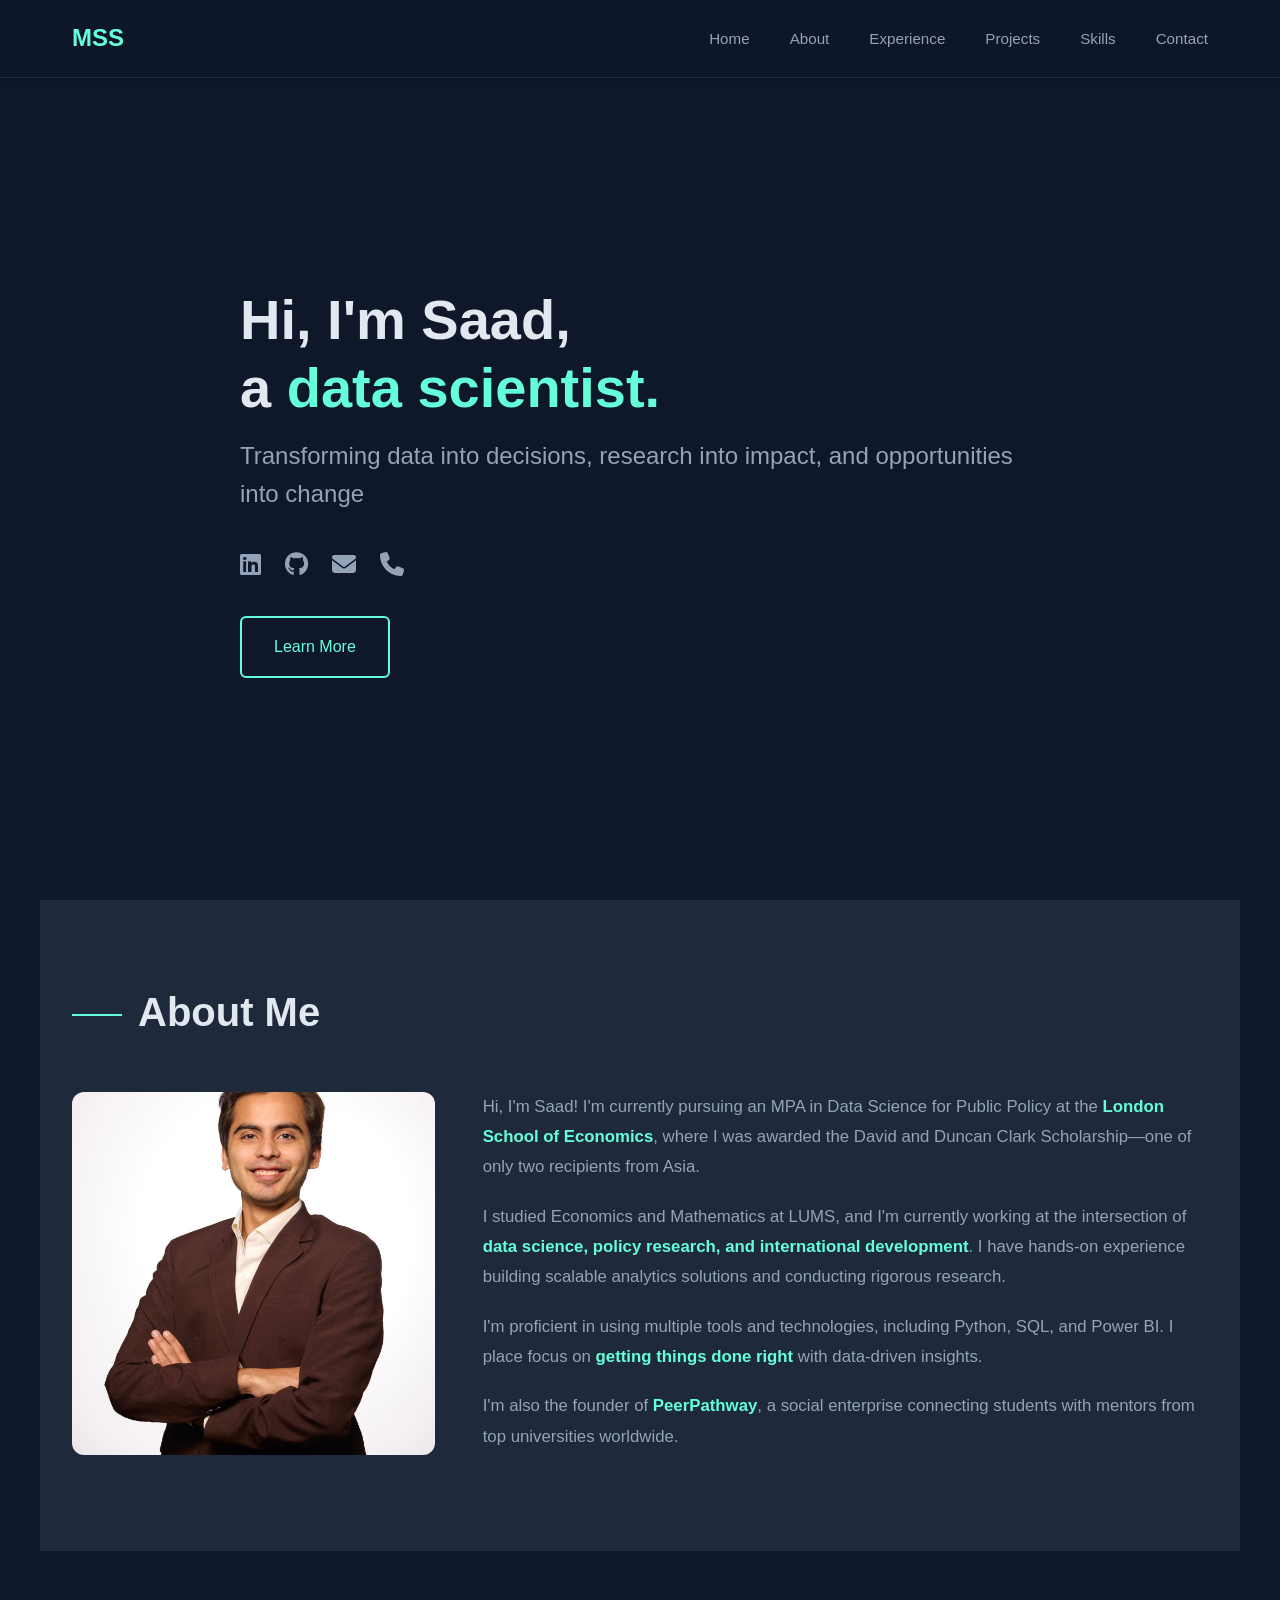
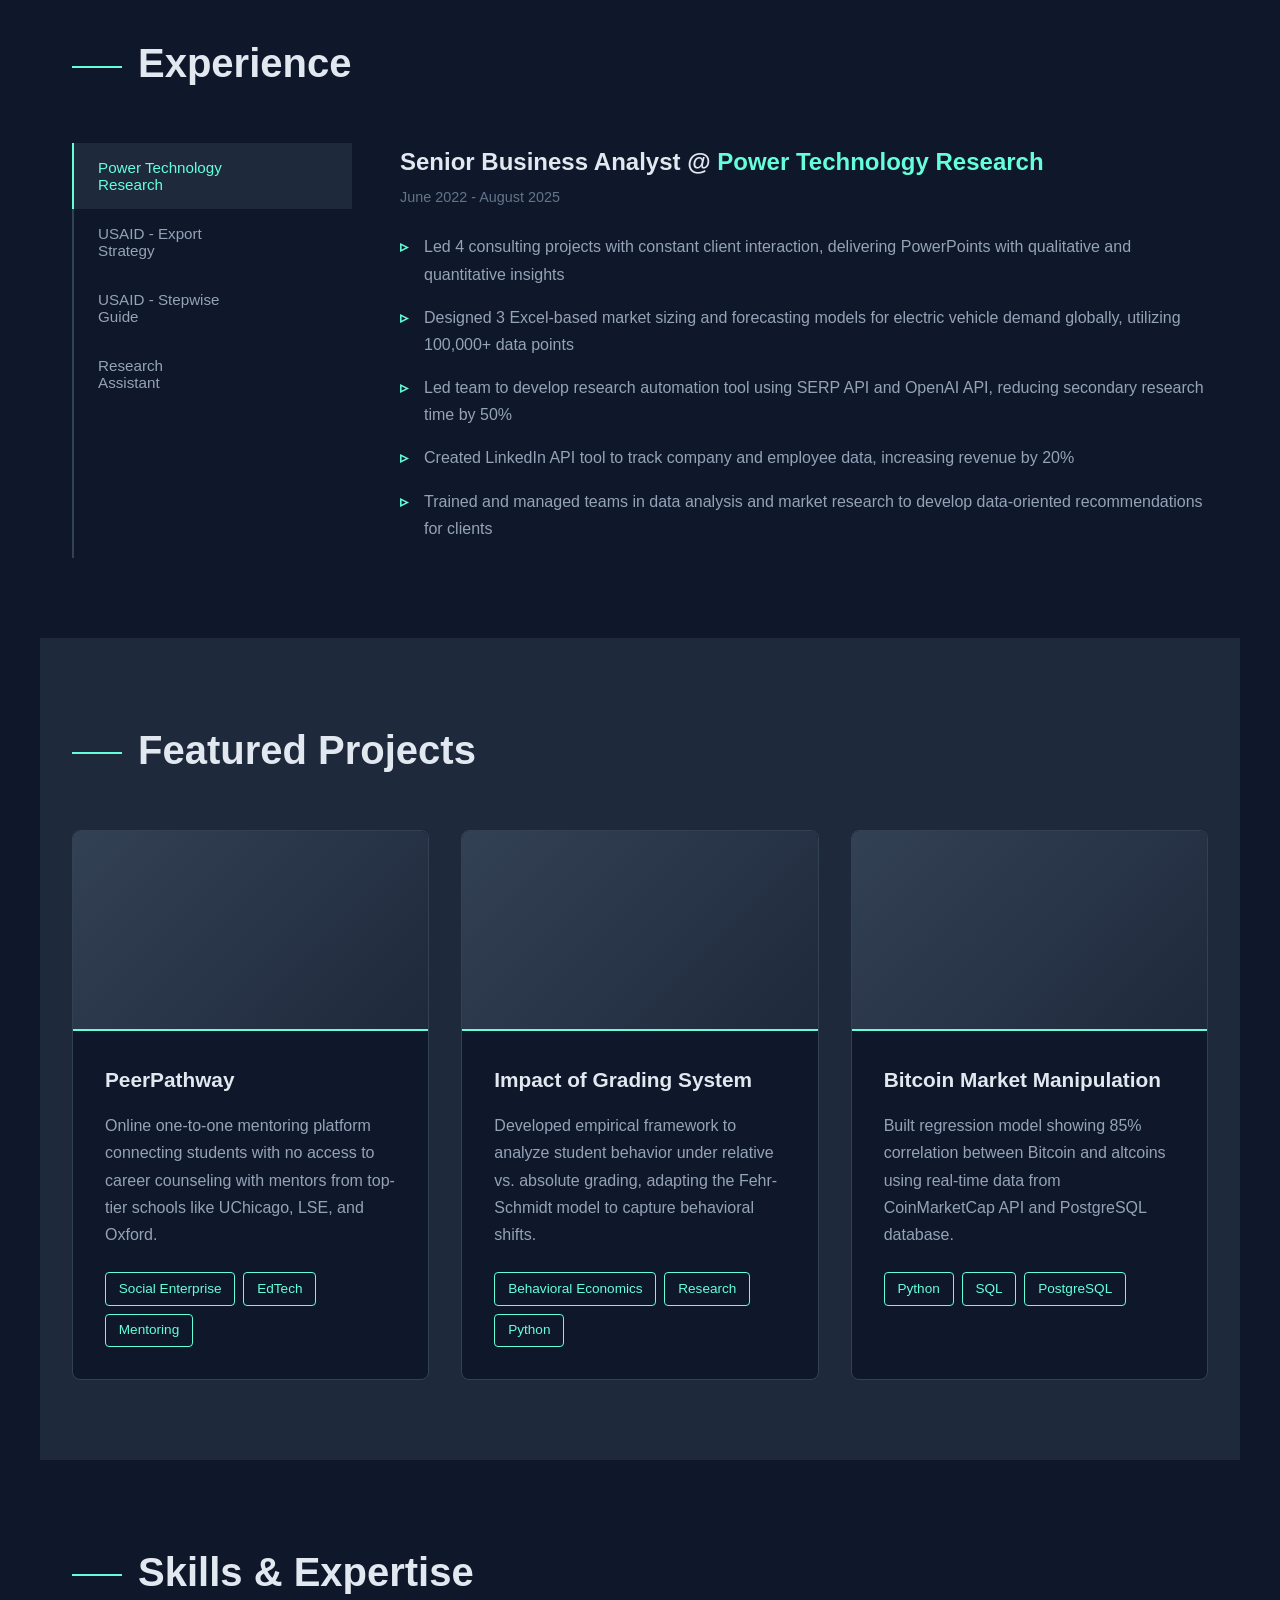
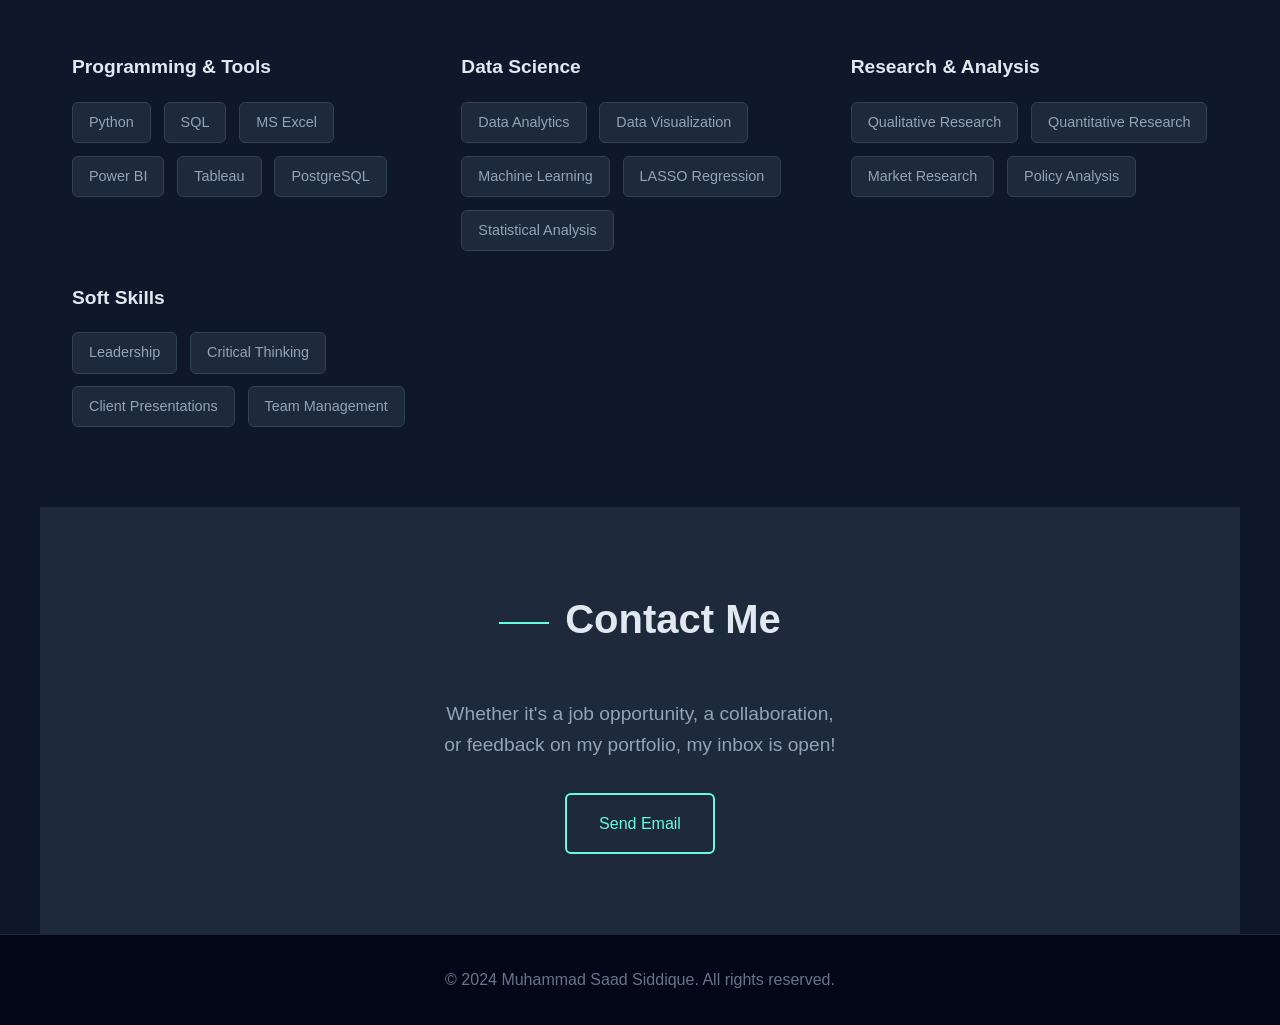
<file: index.html>
<!DOCTYPE html>
<html lang="en">
<head>
    <meta charset="UTF-8">
    <meta name="viewport" content="width=device-width, initial-scale=1.0">
    <meta name="description" content="Muhammad Saad Siddique - Data Scientist, Public Policy Analyst, and Social Entrepreneur">
    <title>Muhammad Saad Siddique | Portfolio</title>
    <link rel="stylesheet" href="https://cdnjs.cloudflare.com/ajax/libs/font-awesome/6.4.0/css/all.min.css">
    <style>
        * {
            margin: 0;
            padding: 0;
            box-sizing: border-box;
        }

        body {
            font-family: -apple-system, BlinkMacSystemFont, 'Segoe UI', Roboto, 'Helvetica Neue', Arial, sans-serif;
            line-height: 1.6;
            color: #e2e8f0;
            background: #0f172a;
        }

        /* Navigation */
        nav {
            position: fixed;
            top: 0;
            width: 100%;
            background: rgba(15, 23, 42, 0.95);
            backdrop-filter: blur(10px);
            padding: 1.2rem 0;
            box-shadow: 0 1px 3px rgba(0,0,0,0.3);
            z-index: 1000;
            border-bottom: 1px solid #1e293b;
        }

        nav .container {
            max-width: 1200px;
            margin: 0 auto;
            padding: 0 2rem;
            display: flex;
            justify-content: space-between;
            align-items: center;
        }

        .logo {
            font-size: 1.5rem;
            font-weight: 700;
            color: #64ffda;
        }

        nav ul {
            display: flex;
            list-style: none;
            gap: 2.5rem;
        }

        nav a {
            text-decoration: none;
            color: #94a3b8;
            font-weight: 500;
            font-size: 0.95rem;
            transition: color 0.3s;
        }

        nav a:hover {
            color: #64ffda;
        }

        /* Hero Section */
        .hero {
            min-height: 100vh;
            display: flex;
            align-items: center;
            justify-content: center;
            padding: 8rem 2rem 4rem;
            max-width: 1200px;
            margin: 0 auto;
        }

        .hero-content {
            max-width: 800px;
        }

        .hero-content h1 {
            font-size: 3.5rem;
            margin-bottom: 1rem;
            font-weight: 700;
            color: #e2e8f0;
            line-height: 1.2;
        }

        .hero-content h1 .highlight {
            color: #64ffda;
        }

        .hero-content .subtitle {
            font-size: 1.5rem;
            margin-bottom: 2rem;
            color: #94a3b8;
            font-weight: 400;
        }

        .social-links {
            display: flex;
            gap: 1.5rem;
            margin-top: 2rem;
        }

        .social-links a {
            color: #94a3b8;
            font-size: 1.5rem;
            transition: all 0.3s;
        }

        .social-links a:hover {
            color: #64ffda;
            transform: translateY(-3px);
        }

        .cta-button {
            display: inline-block;
            margin-top: 2rem;
            padding: 1rem 2rem;
            background: transparent;
            color: #64ffda;
            text-decoration: none;
            border-radius: 6px;
            font-weight: 500;
            transition: all 0.3s;
            border: 2px solid #64ffda;
        }

        .cta-button:hover {
            background: rgba(100, 255, 218, 0.1);
            transform: translateY(-2px);
        }

        /* Section Styles */
        section {
            max-width: 1200px;
            margin: 0 auto;
            padding: 5rem 2rem;
        }

        h2 {
            font-size: 2.5rem;
            margin-bottom: 3rem;
            color: #e2e8f0;
            font-weight: 700;
        }

        h2::before {
            content: '';
            display: inline-block;
            width: 50px;
            height: 2px;
            background: #64ffda;
            margin-right: 1rem;
            vertical-align: middle;
        }

        /* About Section */
        #about {
            background: #1e293b;
        }

        .about-content {
            display: grid;
            grid-template-columns: 1fr 2fr;
            gap: 3rem;
            align-items: start;
        }

        .about-image {
            width: 100%;
            aspect-ratio: 1;
            background: linear-gradient(135deg, #64ffda 0%, #0ea5e9 100%);
            border-radius: 12px;
            overflow: hidden;
            display: flex;
            align-items: center;
            justify-content: center;
        }

        .about-image img {
            width: 100%;
            height: 100%;
            object-fit: cover;
        }

        .about-text p {
            margin-bottom: 1.2rem;
            font-size: 1.05rem;
            line-height: 1.8;
            color: #94a3b8;
        }

        .about-text strong {
            color: #64ffda;
        }

        /* Experience Section */
        .experience-container {
            display: grid;
            grid-template-columns: 280px 1fr;
            gap: 3rem;
        }

        .experience-tabs {
            display: flex;
            flex-direction: column;
            gap: 0;
            border-left: 2px solid #334155;
        }

        .experience-tab {
            padding: 1rem 1.5rem;
            background: none;
            border: none;
            text-align: left;
            cursor: pointer;
            font-size: 0.95rem;
            color: #94a3b8;
            transition: all 0.3s;
            border-left: 2px solid transparent;
            margin-left: -2px;
            font-family: inherit;
        }

        .experience-tab:hover {
            background: #1e293b;
            color: #e2e8f0;
        }

        .experience-tab.active {
            color: #64ffda;
            background: #1e293b;
            border-left-color: #64ffda;
        }

        .experience-content {
            min-height: 300px;
        }

        .experience-panel {
            display: none;
            animation: fadeIn 0.5s;
        }

        .experience-panel.active {
            display: block;
        }

        @keyframes fadeIn {
            from { opacity: 0; transform: translateY(10px); }
            to { opacity: 1; transform: translateY(0); }
        }

        .experience-header h3 {
            font-size: 1.5rem;
            color: #e2e8f0;
            margin-bottom: 0.3rem;
        }

        .experience-header .company {
            color: #64ffda;
            text-decoration: none;
            transition: color 0.3s;
        }

        .experience-header .company:hover {
            color: #0ea5e9;
        }

        .experience-header .date {
            color: #64748b;
            font-size: 0.9rem;
            margin-bottom: 1.5rem;
        }

        .experience-list {
            list-style: none;
            margin-top: 1.5rem;
        }

        .experience-list li {
            padding-left: 1.5rem;
            position: relative;
            margin-bottom: 1rem;
            color: #94a3b8;
            line-height: 1.7;
        }

        .experience-list li::before {
            content: '▹';
            position: absolute;
            left: 0;
            color: #64ffda;
            font-weight: bold;
        }

        /* Projects Section */
        #projects {
            background: #1e293b;
        }

        .projects-grid {
            display: grid;
            grid-template-columns: repeat(auto-fit, minmax(350px, 1fr));
            gap: 2rem;
        }

        .project-card {
            background: #0f172a;
            border-radius: 8px;
            overflow: hidden;
            transition: all 0.3s;
            border: 1px solid #334155;
            cursor: pointer;
        }

        .project-card:hover {
            transform: translateY(-5px);
            border-color: #64ffda;
            box-shadow: 0 10px 30px rgba(100, 255, 218, 0.1);
        }

        .project-card a {
            text-decoration: none;
            color: inherit;
            display: block;
        }

        .project-image {
            width: 100%;
            height: 200px;
            background: linear-gradient(135deg, #334155 0%, #1e293b 100%);
            border-bottom: 2px solid #64ffda;
        }

        .project-content {
            padding: 2rem;
        }

        .project-title {
            font-size: 1.3rem;
            color: #e2e8f0;
            margin-bottom: 1rem;
            font-weight: 600;
        }

        .project-description {
            color: #94a3b8;
            margin-bottom: 1.5rem;
            line-height: 1.7;
        }

        .project-tags {
            display: flex;
            flex-wrap: wrap;
            gap: 0.5rem;
        }

        .tag {
            background: transparent;
            padding: 0.3rem 0.8rem;
            border-radius: 4px;
            font-size: 0.85rem;
            color: #64ffda;
            font-weight: 500;
            border: 1px solid #64ffda;
        }

        /* Skills Section */
        .skills-grid {
            display: grid;
            grid-template-columns: repeat(auto-fit, minmax(280px, 1fr));
            gap: 2rem;
        }

        .skill-category h3 {
            color: #e2e8f0;
            margin-bottom: 1.2rem;
            font-size: 1.2rem;
            font-weight: 600;
        }

        .skill-list {
            display: flex;
            flex-wrap: wrap;
            gap: 0.8rem;
        }

        .skill-item {
            background: #1e293b;
            padding: 0.5rem 1rem;
            border-radius: 6px;
            font-size: 0.9rem;
            color: #94a3b8;
            border: 1px solid #334155;
            transition: all 0.3s;
        }

        .skill-item:hover {
            color: #64ffda;
            border-color: #64ffda;
        }

        /* Contact Section */
        #contact {
            background: #1e293b;
            text-align: center;
        }

        .contact-content p {
            font-size: 1.2rem;
            margin-bottom: 2rem;
            color: #94a3b8;
            max-width: 600px;
            margin-left: auto;
            margin-right: auto;
        }

        .contact-buttons {
            display: flex;
            justify-content: center;
            gap: 1.5rem;
            flex-wrap: wrap;
        }

        .contact-btn {
            padding: 1rem 2rem;
            background: transparent;
            color: #64ffda;
            text-decoration: none;
            border-radius: 6px;
            transition: all 0.3s;
            font-weight: 500;
            border: 2px solid #64ffda;
        }

        .contact-btn:hover {
            background: rgba(100, 255, 218, 0.1);
            transform: translateY(-2px);
        }

        /* Footer */
        footer {
            background: #020617;
            color: #64748b;
            text-align: center;
            padding: 2rem;
            border-top: 1px solid #1e293b;
        }

        /* Responsive */
        @media (max-width: 968px) {
            .hero-content h1 {
                font-size: 2.5rem;
            }

            .about-content {
                grid-template-columns: 1fr;
            }

            .experience-container {
                grid-template-columns: 1fr;
            }

            .experience-tabs {
                flex-direction: row;
                border-left: none;
                border-bottom: 2px solid #334155;
                overflow-x: auto;
            }

            .experience-tab {
                border-left: none;
                border-bottom: 2px solid transparent;
                margin-left: 0;
                margin-bottom: -2px;
                white-space: nowrap;
            }

            .experience-tab.active {
                border-left: none;
                border-bottom-color: #64ffda;
            }

            nav ul {
                gap: 1.5rem;
            }

            h2 {
                font-size: 2rem;
            }
        }

        html {
            scroll-behavior: smooth;
        }
    </style>
</head>
<body>
    <!-- Navigation -->
    <nav>
        <div class="container">
            <div class="logo">MSS</div>
            <ul>
                <li><a href="#home">Home</a></li>
                <li><a href="#about">About</a></li>
                <li><a href="#experience">Experience</a></li>
                <li><a href="#projects">Projects</a></li>
                <li><a href="#skills">Skills</a></li>
                <li><a href="#contact">Contact</a></li>
            </ul>
        </div>
    </nav>

    <!-- Hero Section -->
    <section id="home" class="hero">
        <div class="hero-content">
            <h1>Hi, I'm Saad,<br>a <span class="highlight">data scientist.</span></h1>
            <p class="subtitle">Transforming data into decisions, research into impact, and opportunities into change</p>
            <div class="social-links">
                <a href="https://linkedin.com/in/msaadsiddique/" target="_blank" aria-label="LinkedIn"><i class="fab fa-linkedin"></i></a>
                <a href="https://github.com/MuhammadSaadSiddiqi" target="_blank" aria-label="GitHub"><i class="fab fa-github"></i></a>
                <a href="mailto:Saadsiddique664@gmail.com" aria-label="Email"><i class="fas fa-envelope"></i></a>
                <a href="tel:+447442715127" aria-label="Phone"><i class="fas fa-phone"></i></a>
            </div>
            <a href="#about" class="cta-button">Learn More</a>
        </div>
    </section>

    <!-- About Section -->
    <section id="about">
        <h2>About Me</h2>
        <div class="about-content">
            <div class="about-image">
                <img src="Picture/Picture.jpg" alt="Muhammad Saad Siddique">
            </div>
            <div class="about-text">
                <p>Hi, I'm Saad! I'm currently pursuing an MPA in Data Science for Public Policy at the <strong>London School of Economics</strong>, where I was awarded the David and Duncan Clark Scholarship—one of only two recipients from Asia.</p>
                <p>I studied Economics and Mathematics at LUMS, and I'm currently working at the intersection of <strong>data science, policy research, and international development</strong>. I have hands-on experience building scalable analytics solutions and conducting rigorous research.</p>
                <p>I'm proficient in using multiple tools and technologies, including Python, SQL, and Power BI. I place focus on <strong>getting things done right</strong> with data-driven insights.</p>
                <p>I'm also the founder of <strong>PeerPathway</strong>, a social enterprise connecting students with mentors from top universities worldwide.</p>
            </div>
        </div>
    </section>

    <!-- Experience Section -->
    <section id="experience">
        <h2>Experience</h2>
        <div class="experience-container">
            <div class="experience-tabs">
                <button class="experience-tab active" data-tab="tab1">Power Technology<br>Research</button>
                <button class="experience-tab" data-tab="tab2">USAID - Export<br>Strategy</button>
                <button class="experience-tab" data-tab="tab3">USAID - Stepwise<br>Guide</button>
                <button class="experience-tab" data-tab="tab4">Research<br>Assistant</button>
            </div>
            <div class="experience-content">
                <div class="experience-panel active" id="tab1">
                    <div class="experience-header">
                        <h3>Senior Business Analyst @ <a href="#" class="company">Power Technology Research</a></h3>
                        <p class="date">June 2022 - August 2025</p>
                    </div>
                    <ul class="experience-list">
                        <li>Led 4 consulting projects with constant client interaction, delivering PowerPoints with qualitative and quantitative insights</li>
                        <li>Designed 3 Excel-based market sizing and forecasting models for electric vehicle demand globally, utilizing 100,000+ data points</li>
                        <li>Led team to develop research automation tool using SERP API and OpenAI API, reducing secondary research time by 50%</li>
                        <li>Created LinkedIn API tool to track company and employee data, increasing revenue by 20%</li>
                        <li>Trained and managed teams in data analysis and market research to develop data-oriented recommendations for clients</li>
                    </ul>
                </div>

                <div class="experience-panel" id="tab2">
                    <div class="experience-header">
                        <h3>Research Associate - Consultant @ <a href="#" class="company">USAID Investment Promotion Activity</a></h3>
                        <p class="date">December 2023 - February 2024</p>
                    </div>
                    <ul class="experience-list">
                        <li>Conducted interviews with government stakeholders and industry experts to understand barriers to exports</li>
                        <li>Analyzed surgical products with highest export potential in US using data from Pakistan Bureau of Statistics and Trade Map at HS 8 code level</li>
                        <li>Analyzed production capacity and market size of surgical instruments market in Pakistan through on-ground fieldwork</li>
                        <li>Compiled comprehensive document highlighting strengths, weaknesses, opportunities, and challenges for surgical exports from Pakistan</li>
                        <li>Delivered policy brief backed by data and interviews from industry experts</li>
                    </ul>
                </div>

                <div class="experience-panel" id="tab3">
                    <div class="experience-header">
                        <h3>Research Associate - Consultant @ <a href="#" class="company">USAID Investment Promotion Activity</a></h3>
                        <p class="date">February 2024 - June 2024</p>
                    </div>
                    <ul class="experience-list">
                        <li>Devised first-of-its-kind stepwise process guide for traders to trade with US to promote Pakistan-US trade</li>
                        <li>Performed desk review of available information and consolidated it in a well-structured draft</li>
                        <li>Consulted with government stakeholders including Pakistan Business Council, TDAP, and SMEDA for review and feedback</li>
                        <li>Consolidated information regarding trade regulations at product level by identifying products with highest potential</li>
                    </ul>
                </div>

                <div class="experience-panel" id="tab4">
                    <div class="experience-header">
                        <h3>Research Assistant @ <a href="https://papers.ssrn.com/sol3/papers.cfm?abstract_id=4921130" target="_blank" class="company">Gender Discrimination Study</a></h3>
                        <p class="date">October 2022 - November 2023</p>
                    </div>
                    <p style="color: #94a3b8; margin-bottom: 1rem;"><em>Published in Journal of Development Economics</em></p>
                    <ul class="experience-list">
                        <li>Compiled and maintained database of 30 parameters for gender-based Randomized Control Trial study</li>
                        <li>Conducted statistical analysis in Python on collected data, revealing that females paid more than males with no significant difference</li>
                        <li>Converted raw Facebook conversation JSON data of 33,000+ messages between buyers and sellers into clean Excel file using Python</li>
                        <li>Analyzed seller verbosity by gender using regression and confidence interval plots, revealing significantly greater talkative nature toward females</li>
                        <li>Created literature-backed survey to analyze tone of sellers across genders and integrated it with Qualtrics</li>
                        <li>Hired and led team of 36 interns for 3-week survey annotation exercise, revealing flirtatious tone toward female buyers</li>
                    </ul>
                </div>
            </div>
        </div>
    </section>

    <!-- Projects Section -->
    <section id="projects">
        <h2>Featured Projects</h2>
        <div class="projects-grid">
            <div class="project-card">
                <a href="https://peerpathway.org" target="_blank">
                    <div class="project-image"></div>
                    <div class="project-content">
                        <h3 class="project-title">PeerPathway</h3>
                        <p class="project-description">Online one-to-one mentoring platform connecting students with no access to career counseling with mentors from top-tier schools like UChicago, LSE, and Oxford.</p>
                        <div class="project-tags">
                            <span class="tag">Social Enterprise</span>
                            <span class="tag">EdTech</span>
                            <span class="tag">Mentoring</span>
                        </div>
                    </div>
                </a>
            </div>

            <div class="project-card">
                <a href="https://docs.google.com/document/d/1rcTpP8f4s6oZgUQGs3-KGR7jPZ5QLQmg/edit?tab=t.0" target="_blank">
                    <div class="project-image"></div>
                    <div class="project-content">
                        <h3 class="project-title">Impact of Grading System</h3>
                        <p class="project-description">Developed empirical framework to analyze student behavior under relative vs. absolute grading, adapting the Fehr-Schmidt model to capture behavioral shifts.</p>
                        <div class="project-tags">
                            <span class="tag">Behavioral Economics</span>
                            <span class="tag">Research</span>
                            <span class="tag">Python</span>
                        </div>
                    </div>
                </a>
            </div>

            <div class="project-card">
                <a href="https://colab.research.google.com/drive/1wHJmFE8xXKCZ_WIe4sbYpYEaRca0p3UD?usp=sharing#scrollTo=Vr1hbH8itvbM" target="_blank">
                    <div class="project-image"></div>
                    <div class="project-content">
                        <h3 class="project-title">Bitcoin Market Manipulation</h3>
                        <p class="project-description">Built regression model showing 85% correlation between Bitcoin and altcoins using real-time data from CoinMarketCap API and PostgreSQL database.</p>
                        <div class="project-tags">
                            <span class="tag">Python</span>
                            <span class="tag">SQL</span>
                            <span class="tag">PostgreSQL</span>
                        </div>
                    </div>
                </a>
            </div>
        </div>
    </section>

    <!-- Skills Section -->
    <section id="skills">
        <h2>Skills & Expertise</h2>
        <div class="skills-grid">
            <div class="skill-category">
                <h3>Programming & Tools</h3>
                <div class="skill-list">
                    <span class="skill-item">Python</span>
                    <span class="skill-item">SQL</span>
                    <span class="skill-item">MS Excel</span>
                    <span class="skill-item">Power BI</span>
                    <span class="skill-item">Tableau</span>
                    <span class="skill-item">PostgreSQL</span>
                </div>
            </div>

            <div class="skill-category">
                <h3>Data Science</h3>
                <div class="skill-list">
                    <span class="skill-item">Data Analytics</span>
                    <span class="skill-item">Data Visualization</span>
                    <span class="skill-item">Machine Learning</span>
                    <span class="skill-item">LASSO Regression</span>
                    <span class="skill-item">Statistical Analysis</span>
                </div>
            </div>

            <div class="skill-category">
                <h3>Research & Analysis</h3>
                <div class="skill-list">
                    <span class="skill-item">Qualitative Research</span>
                    <span class="skill-item">Quantitative Research</span>
                    <span class="skill-item">Market Research</span>
                    <span class="skill-item">Policy Analysis</span>
                </div>
            </div>

            <div class="skill-category">
                <h3>Soft Skills</h3>
                <div class="skill-list">
                    <span class="skill-item">Leadership</span>
                    <span class="skill-item">Critical Thinking</span>
                    <span class="skill-item">Client Presentations</span>
                    <span class="skill-item">Team Management</span>
                </div>
            </div>
        </div>
    </section>

    <!-- Contact Section -->
    <section id="contact">
        <h2>Contact Me</h2>
        <div class="contact-content">
            <p>Whether it's a job opportunity, a collaboration,<br>or feedback on my portfolio, my inbox is open!</p>
            <div class="contact-buttons">
                <a href="mailto:Saadsiddique664@gmail.com" class="contact-btn">Send Email</a>
            </div>
        </div>
    </section>

    <!-- Footer -->
    <footer>
        <p>&copy; 2024 Muhammad Saad Siddique. All rights reserved.</p>
    </footer>

    <script>
        // Experience tabs functionality
        const tabs = document.querySelectorAll('.experience-tab');
        const panels = document.querySelectorAll('.experience-panel');

        tabs.forEach(tab => {
            tab.addEventListener('click', () => {
                const targetTab = tab.getAttribute('data-tab');
                
                tabs.forEach(t => t.classList.remove('active'));
                panels.forEach(p => p.classList.remove('active'));
                
                tab.classList.add('active');
                document.getElementById(targetTab).classList.add('active');
            });
        });

        // Smooth scroll
        document.querySelectorAll('a[href^="#"]').forEach(anchor => {
            anchor.addEventListener('click', function (e) {
                e.preventDefault();
                const target = document.querySelector(this.getAttribute('href'));
                if (target) {
                    target.scrollIntoView({
                        behavior: 'smooth',
                        block: 'start'
                    });
                }
            });
        });
    </script>
</body>
</html>
</file>
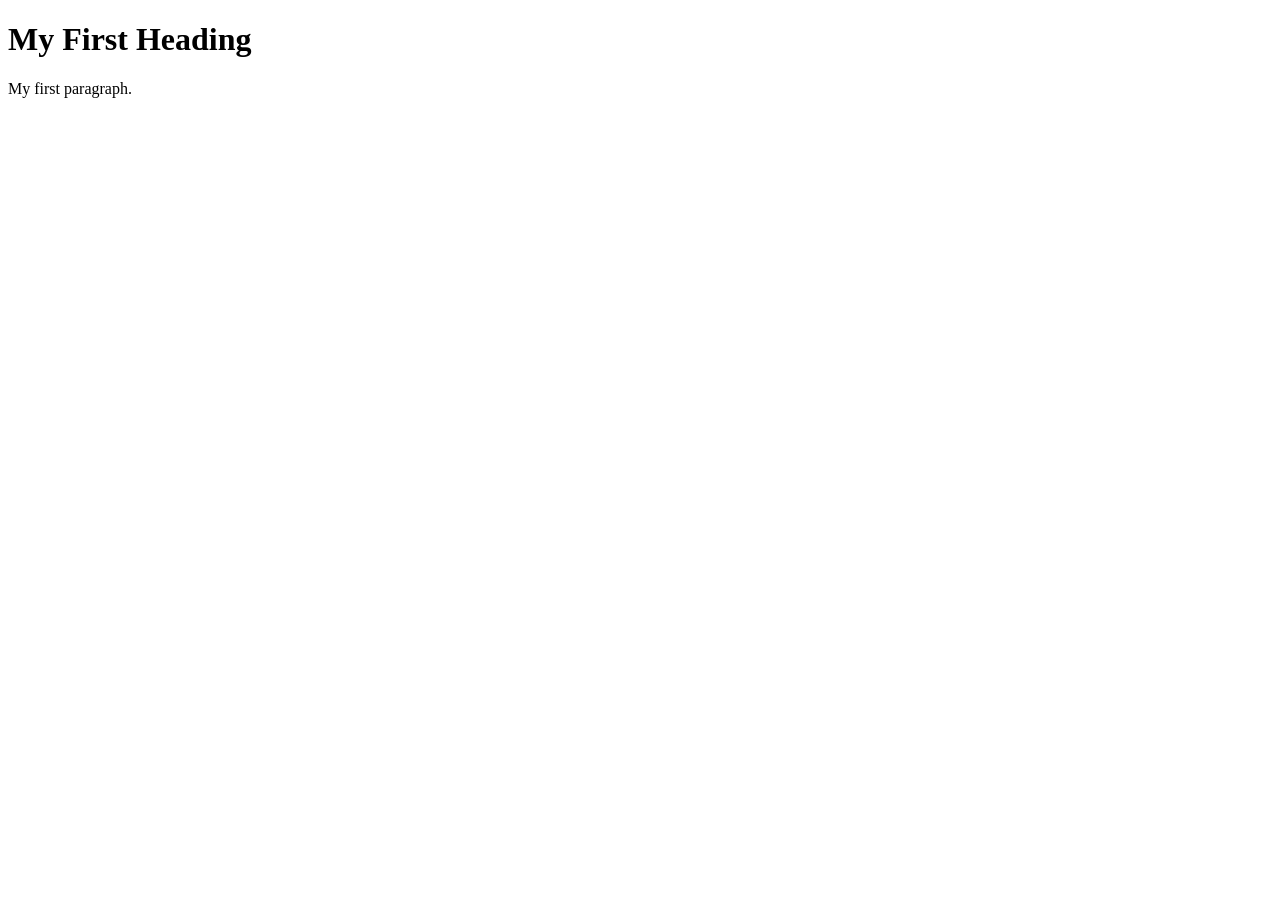
<file: Example1.html>
<!DOCTYPE html>
<html>

<!-- Richard Davies, Data Science -->

<!-- CODING LESSON NUMBER 1 -->
<!-- Commenting your code is vital, vital, vital -->

<!-- This is how you add comments to HTML -->

<!-- You can also include
multi - line comments
if you find that useful -->

<!-- To turn text into a comment, use the=is short-cut: CTRL & the "/" key (command + "/" on Mac)-->


<!-- HOW HTML WORKS - THE BASICS -->
<!-- HTML files have two fundamental parts. (1) The head, (2) The body -->

<!-- The head contains things that you do not see on the page -->

<head>
    <title>Page Title</title>
</head>

<!-- The body contains thigs you see -->
<!-- Most elements both open and close, with the content in the middle -->
<!-- Indenting is optional, but helps with readability -->
<body>
    <h1>My First Heading</h1>
    <p>My first paragraph.</p>
</body>
</html>
</file>
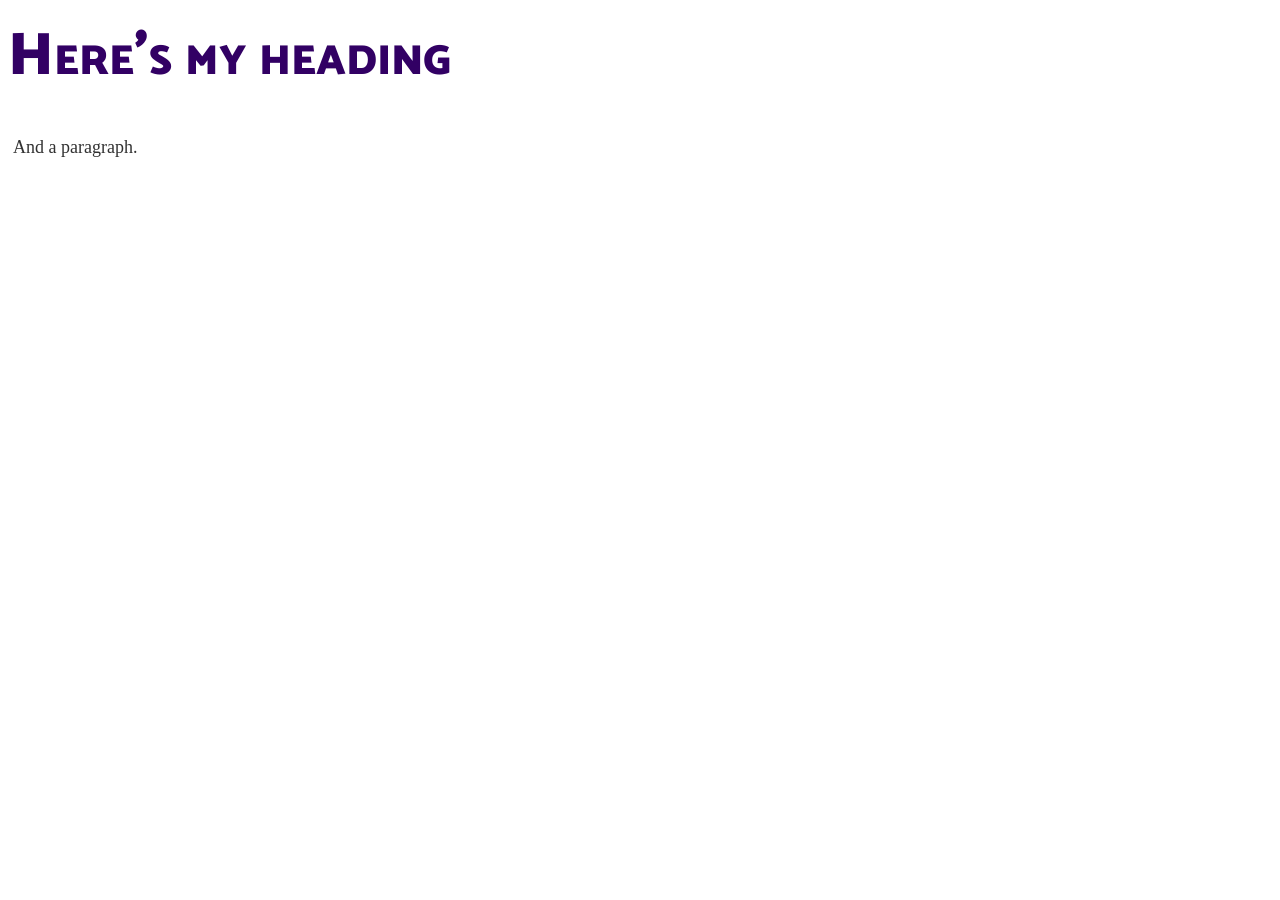
<file: Example2.html>
<!DOCTYPE html>

<!-- Richard Davies, Data Science -->

<html>

<head>
    <title>Richard's Second Example</title>

<!-- Link to my CSS file -->
<!-- The link needs to point to the CSS file, so it needs to be in the right place -->
    <link rel="stylesheet" href="Example2.css">
</head>


<body>

<h1>Here's my heading</h1>
<p>And a paragraph.</p>

</body>
</html>
</file>
<file: Example2.css>
/* Richard Davies */
/* Data Science */

/* This is a comment in CSS */

/* This is a 
multi line comment */

/* CSS files can be used to access e.g. fonts */
@import url('https://fonts.googleapis.com/css2?family=Catamaran:wght@900&display=swap');


/* Format my paragraph */
p {
	font-size: 18px;
	margin: 5px 5px;
	line-height: 22.4px;
	color: #323232;
}

/* Format my heading */
h1 {
	font-family: "Catamaran";
	font-variant: small-caps;
	font-size: 60px;
	color: #320064;
	font-weight: 900;
	margin: 0px 0px 30px 0px;
}
</file>
